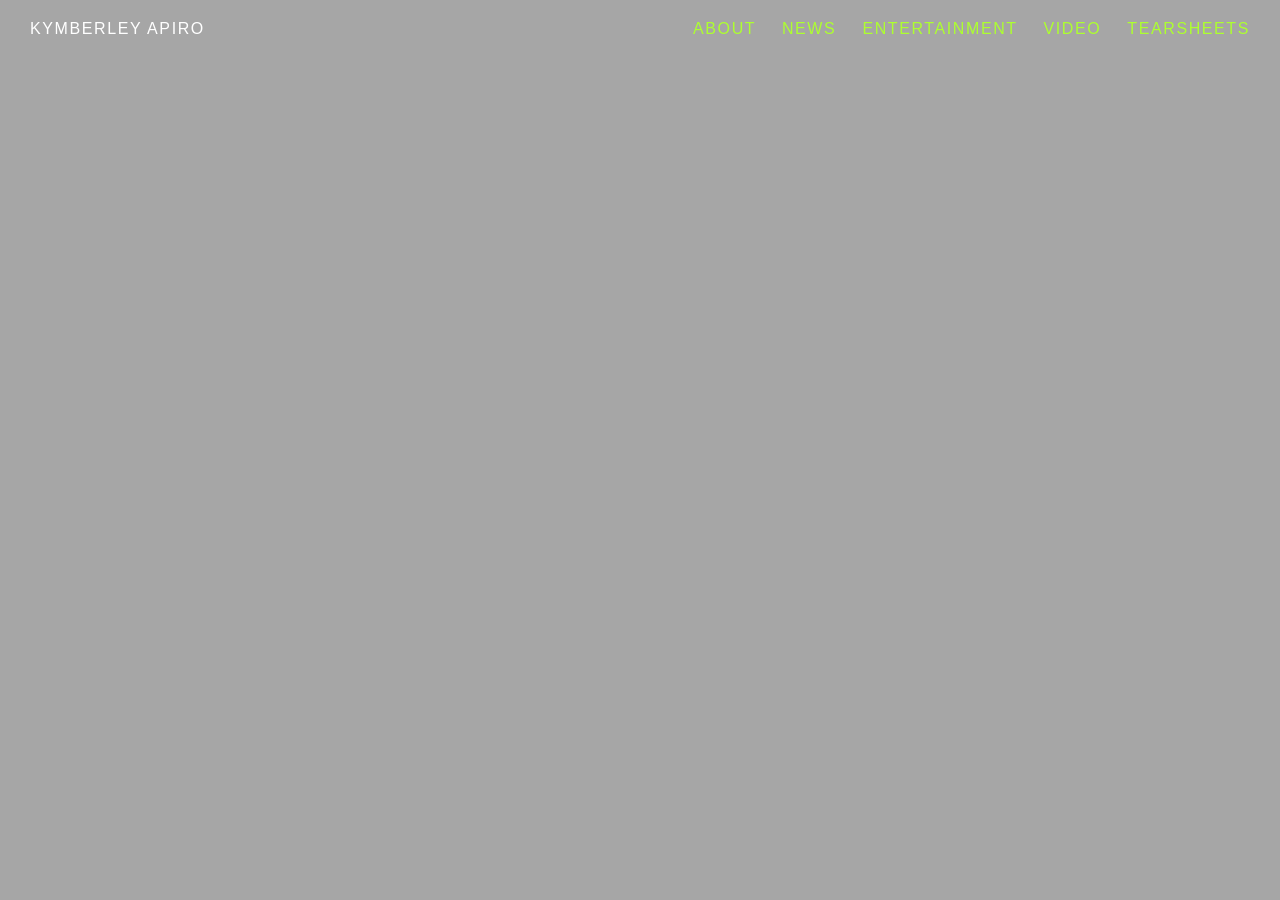
<file: index.html>
<!DOCTYPE html>
<html lang="en">

<head>
  <title>Kymberley Apiro</title>
  <meta charset="utf-8">
  <meta name="viewport" content="width=device-width, initial-scale=1.0">
  <link rel="stylesheet" href="portfoliostyle.css">
</head>

<body class="home">

   <header>
    <div class="top-bar">
      <div class="title">
        <a href="index.html">Kymberley Apiro</a>
      </div>
      <div class="navigation">
        <ul>
          <li>
           <a href="about.html">About</a> 
           <a href="news.html">News</a>
           <a href="ent.html">Entertainment</a>
           <a href="video.html">Video</a>
           <a href="tearsheets.html">Tearsheets</a>
          </li>
        </ul>
      </div>
    </div>
  </header>

  <div class="showreel-background">
  <video autoplay muted loop playsinline preload="metadata">
    <source src="https://pub-cf5b7fa4dbdc46c4972a7a606387eab3.r2.dev/showreelmedium.mp4" type="video/mp4">
  </video>
</div>

</body>
</html>
</file>
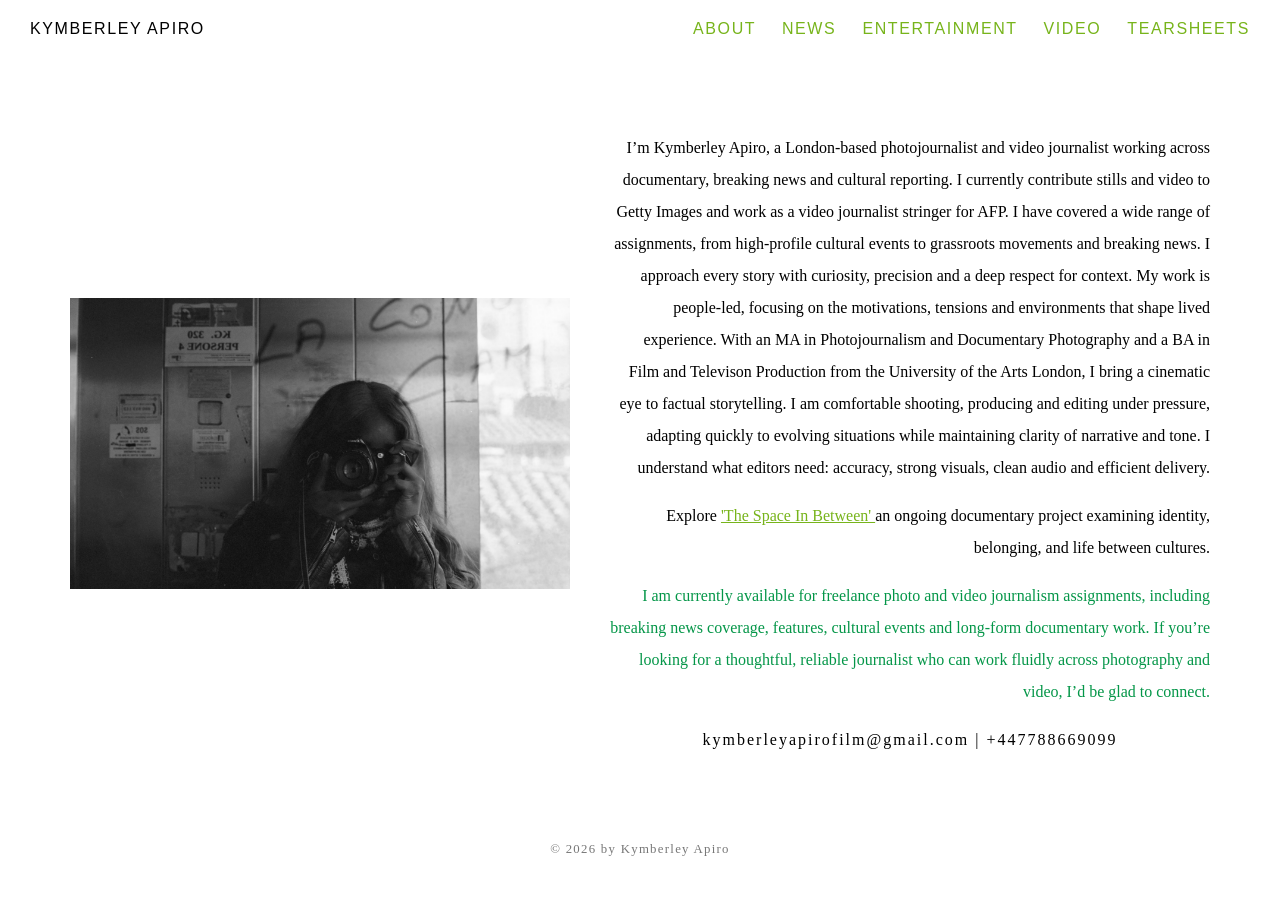
<file: about/index.html>
<!DOCTYPE html>
<html lang="en">

<head>
  <title>About</title>
  <meta charset="utf-8">
  <meta name="viewport" content="width=device-width, initial-scale=1.0">
  <link rel="stylesheet" href="/portfoliostyle.css">
</head>

<body>

  <header>
    <div class="top-bar">
      <div class="title">
        <a href="/">Kymberley Apiro</a>
      </div>
      <div class="navigation">
        <ul>
          <li>
            <a href="/about/">About</a>
            <a href="/news/">News</a>
            <a href="/ent/">Entertainment</a>
            <a href="/video/">Video</a>
            <a href="/tearsheets/">Tearsheets</a>
          </li>
        </ul>
      </div>
    </div>
  </header>

  <div class="bio-container">
    <img class="icon" src="/IMAGES/NEWS/Kym Portrait.jpg" alt="Kymberley Apiro">

    <div class="bio-text">
      <p class="bio">
        I’m Kymberley Apiro, a London-based photojournalist and video journalist working across documentary, breaking news and cultural reporting. I currently contribute stills and video to Getty Images and work as a video journalist stringer for AFP. 
        I have covered a wide range of assignments, from high-profile cultural events to grassroots movements and breaking news. I approach every story with curiosity, precision and a deep respect for context. My work is people-led, focusing on the motivations, tensions and environments that shape lived experience.
        With an MA in Photojournalism and Documentary Photography and a BA in Film and Televison Production from the University of the Arts London, I bring a cinematic eye to factual storytelling. I am comfortable shooting, producing and editing under pressure, adapting quickly to evolving situations while maintaining clarity of narrative and tone. I understand what editors need: accuracy, strong visuals, clean audio and efficient delivery.
      </p>
      <p class="bio"> Explore <a href="/The Space In Between.html"> 'The Space In Between' </a> an ongoing documentary project examining identity, belonging, and life between cultures.</p>
      <p class="availability">
        I am currently available for freelance photo and video journalism assignments, including breaking news coverage, features, cultural events and long-form documentary work. If you’re looking for a thoughtful, reliable journalist who can work fluidly across photography and video, I’d be glad to connect.
      </p>
      <p class="contact">
        kymberleyapirofilm@gmail.com | +447788669099
      </p>
    </div>
  </div>

    <footer class="site-footer">
      <p>© 2026 by Kymberley Apiro</p>
    </footer>

</body>
</html>
</file>
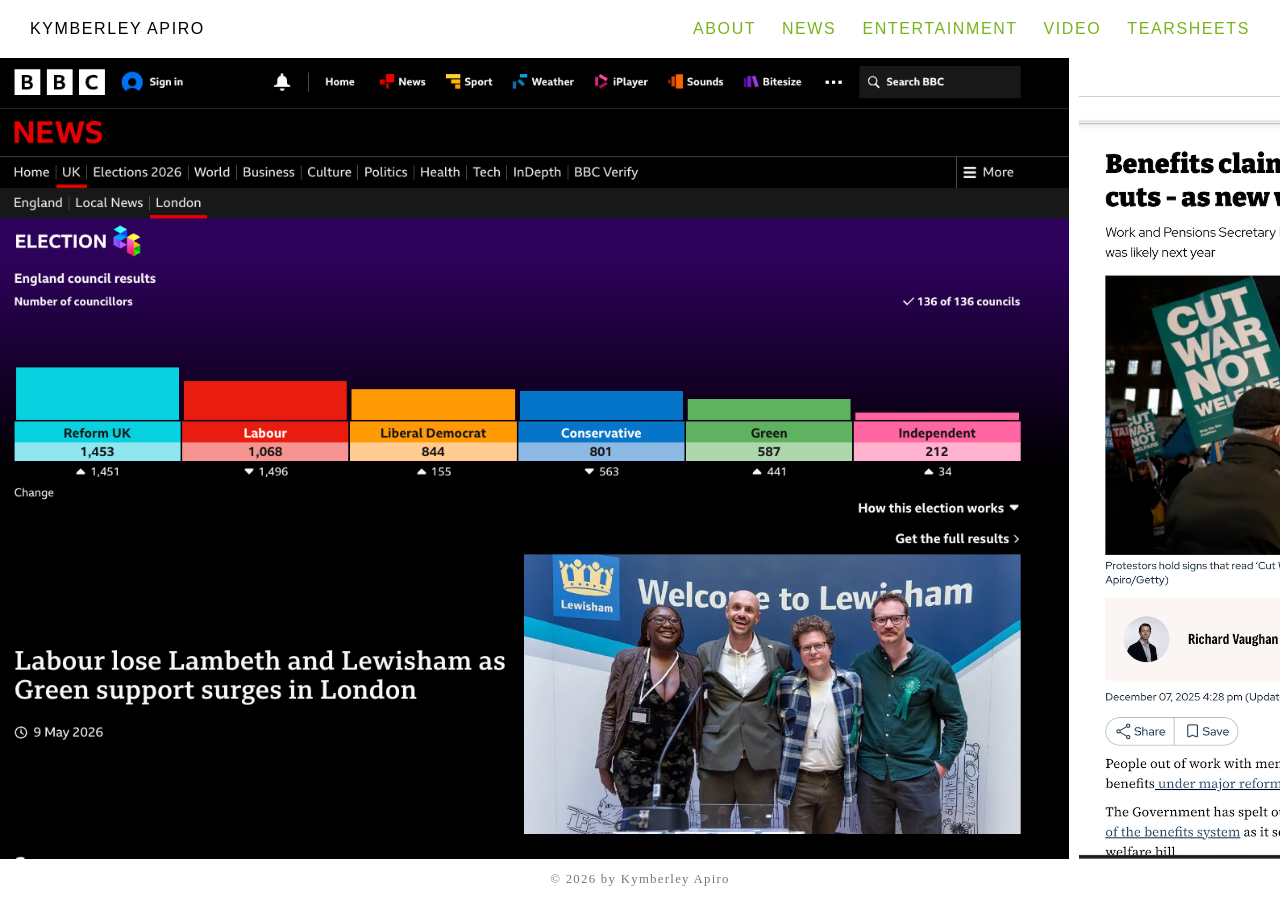
<file: tearsheets/index.html>
<!DOCTYPE html>
<html lang="en">

<head>
  <title>Tearsheets</title>
  <meta charset="utf-8">
  <meta name="viewport" content="width=device-width, initial-scale=1.0">
  <link rel="stylesheet" href="/portfoliostyle.css">
</head>

<body>

   <header>
    <div class="top-bar">
      <div class="title">
        <a href="/">Kymberley Apiro</a>
      </div>
      <div class="navigation">
        <ul>
          <li>
           <a href="/about/">About</a>
           <a href="/news/">News</a>
           <a href="/ent/">Entertainment</a>
           <a href="/video/">Video</a>
           <a href="/tearsheets/">Tearsheets</a>
          </li>
        </ul>
      </div>
    </div>
  </header>

  <div class="scroll-gallery">
    <img src="/IMAGES/TEAR/Screenshot 2026-05-09 at 21.25.23.png">
    <img src="/IMAGES/TEAR/Screenshot 2026-01-08 at 10.51.53.png">
    <img src="/IMAGES/TEAR/Screenshot 2026-03-03 at 00.41.25.png">
    <img src="/IMAGES/TEAR/Screenshot 2026-01-14 at 15.45.13.png">
    <img src="/IMAGES/TEAR/Screenshot 2026-05-07 at 14.03.28.png">
    <img src="/IMAGES/TEAR/Screenshot 2026-05-07 at 14.00.47.png">
    <img src="/IMAGES/TEAR/Screenshot 2026-01-08 at 10.56.51.png">
    <img src="/IMAGES/TEAR/Screenshot 2026-02-09 at 16.32.04.png">
    <img src="/IMAGES/TEAR/Screenshot 2026-01-14 at 13.30.29.png">
    <img src="/IMAGES/TEAR/Screenshot 2026-06-06 at 12.46.49.png">
  </div>

    <footer class="site-footer">
      <p>© 2026 by Kymberley Apiro</p>
    </footer>

</body>
</html>
</file>
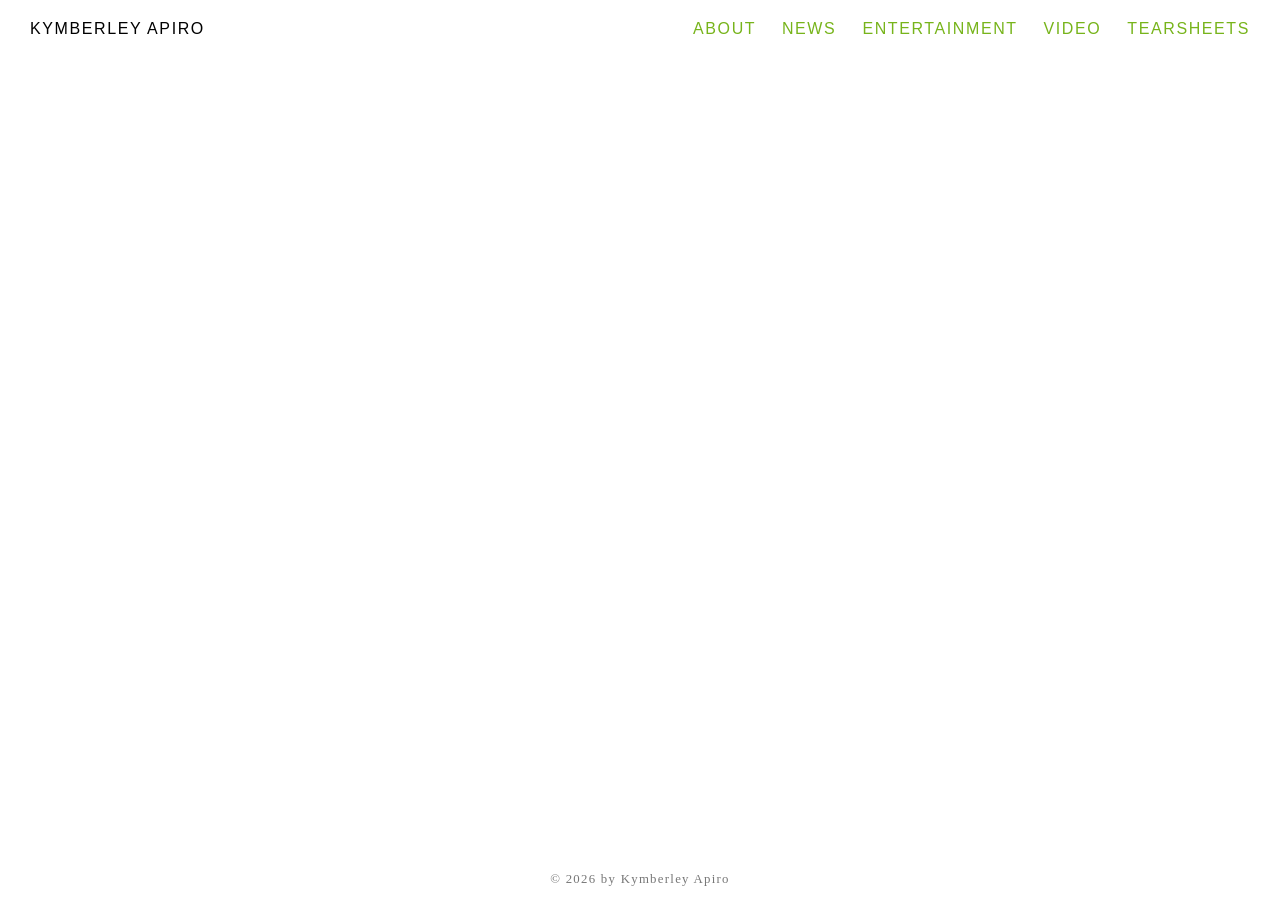
<file: video/index.html>
<!DOCTYPE html>
<html lang="en">

<head>
  <title>Video</title>
  <meta charset="utf-8">
  <meta name="viewport" content="width=device-width, initial-scale=1.0">
  <link rel="stylesheet" href="/portfoliostyle.css">
</head>

<body>

   <header>
    <div class="top-bar">
      <div class="title">
        <a href="/">Kymberley Apiro</a>
      </div>
      <div class="navigation">
        <ul>
          <li>
           <a href="/about/">About</a>
           <a href="/news/">News</a>
           <a href="/ent/">Entertainment</a>
           <a href="/video/">Video</a>
           <a href="/tearsheets/">Tearsheets</a>
          </li>
        </ul>
      </div>
    </div>
  </header>

  <div class="scroll-gallery">

    <iframe
      src="https://www.youtube.com/embed/14m6j_YltBE"
      frameborder="0"
      allow="accelerometer; autoplay; clipboard-write; encrypted-media; gyroscope; picture-in-picture"
      allowfullscreen>
    </iframe>

    <iframe
      src="https://www.youtube.com/embed/VHIJeLOrq24"
      frameborder="0"
      allow="accelerometer; autoplay; clipboard-write; encrypted-media; gyroscope; picture-in-picture"
      allowfullscreen>
    </iframe>

    <iframe
      src="https://www.youtube.com/embed/uqbcTiWKeiI"
      frameborder="0"
      allow="accelerometer; autoplay; clipboard-write; encrypted-media; gyroscope; picture-in-picture"
      allowfullscreen>
    </iframe>
  </div>

    <footer class="site-footer">
      <p>© 2026 by Kymberley Apiro</p>
    </footer>

</body>
</html>
</file>
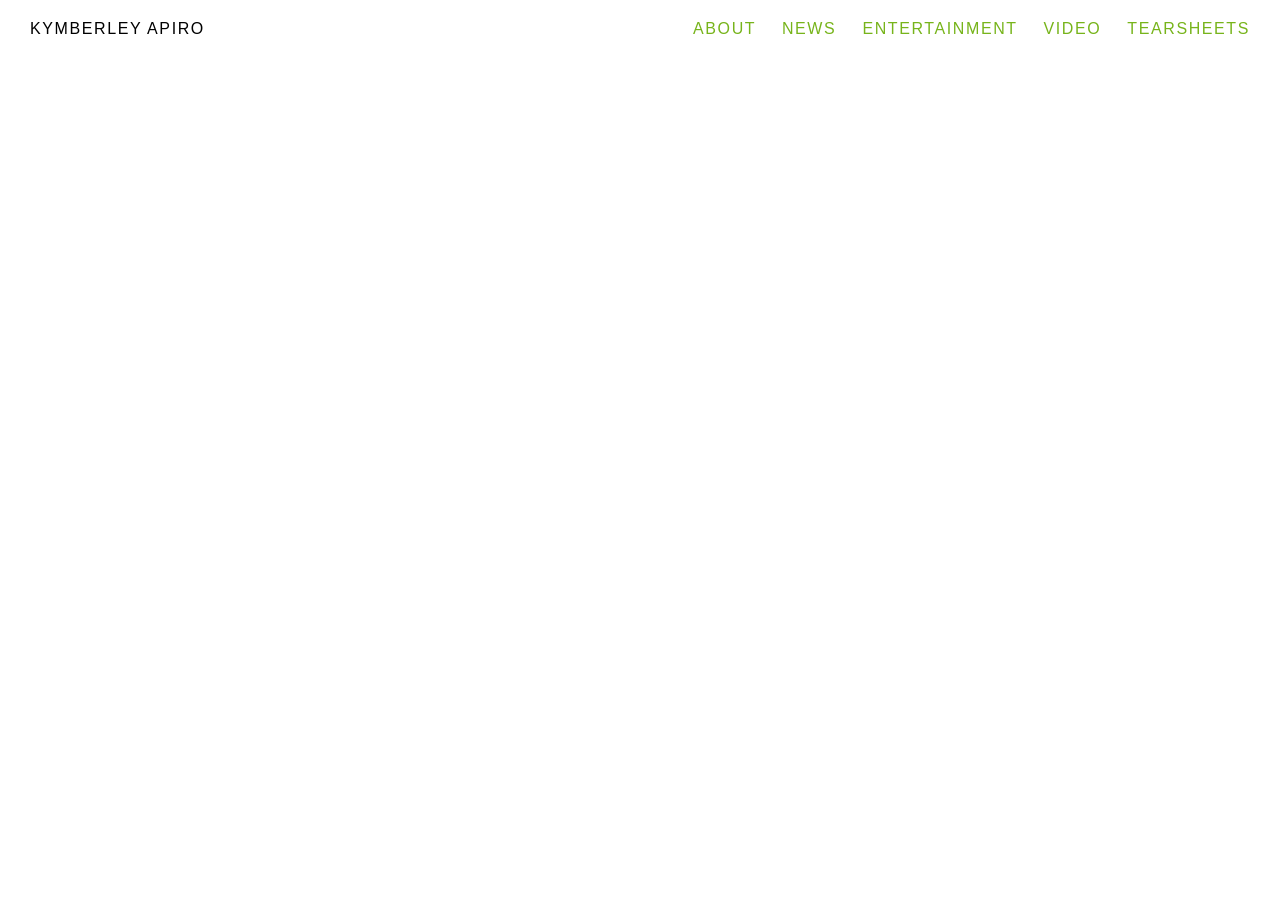
<file: about.html>
<!DOCTYPE html>
<html lang="en">

<head>
  <title>About</title>
  <meta charset="utf-8">
  <meta name="viewport" content="width=device-width, initial-scale=1.0">
  <link rel="stylesheet" href="portfoliostyle.css">
</head>

<body>

   <header>
    <div class="top-bar">
      <div class="title">
        <a href="index.html">Kymberley Apiro</a>
      </div>
      <div class="navigation">
        <ul>
          <li>
           <a href="about.html">About</a> 
           <a href="news.html">News</a>
           <a href="ent.html">Entertainment</a>
           <a href="video.html">Video</a>
           <a href="tearsheets.html">Tearsheets</a>
          </li>
        </ul>
      </div>
    </div>
  </header>

  </div>

</body>
</html>
</file>
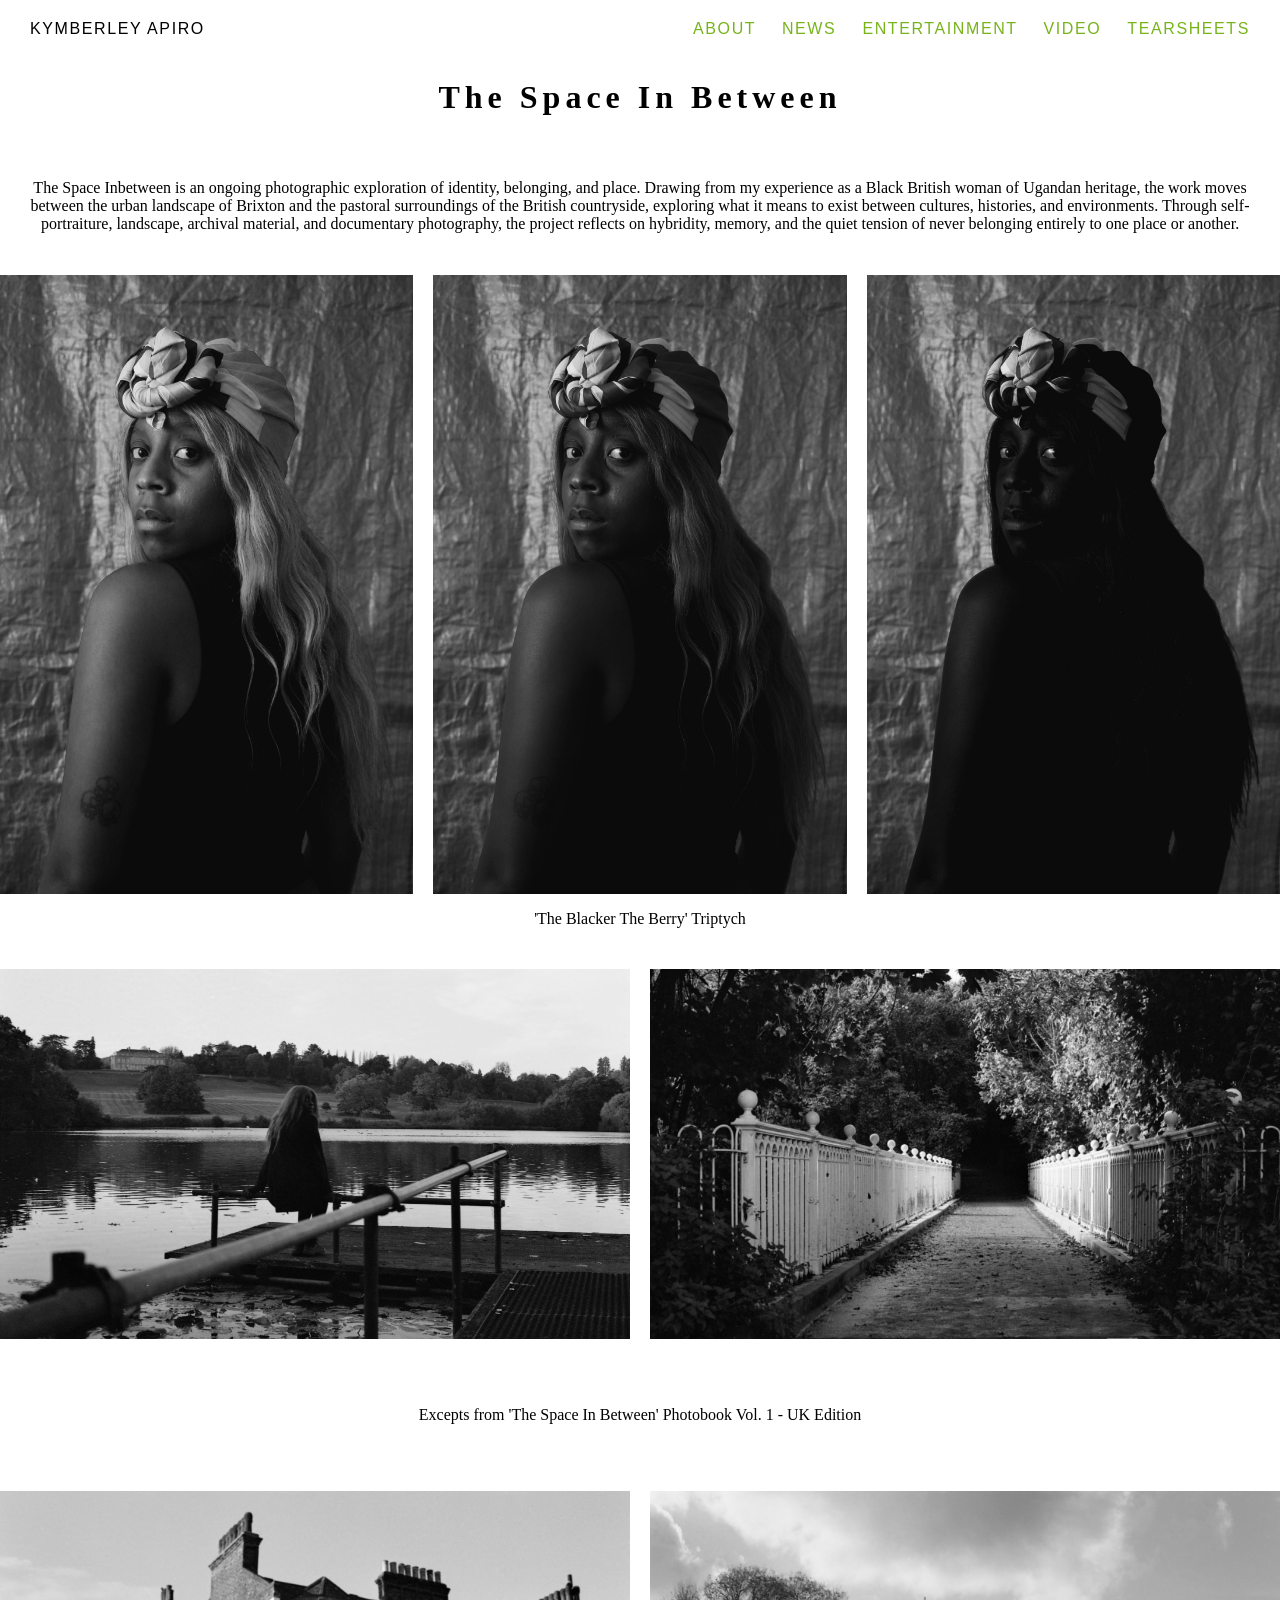
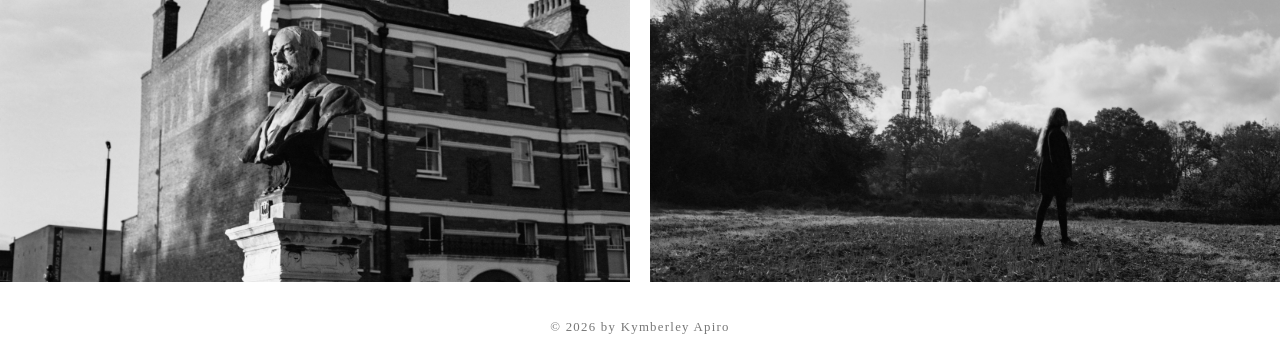
<file: The Space In Between.html>
<!DOCTYPE html>
<html lang="en">

<head>
  <title>The Space In Between</title>
  <meta charset="utf-8">
  <meta name="viewport" content="width=device-width, initial-scale=1.0">
  <link rel="stylesheet" href="/portfoliostyle.css">
</head>

<body>

  <header>
    <div class="top-bar">
      <div class="title">
        <a href="/">Kymberley Apiro</a>
      </div>
      <div class="navigation">
        <ul>
          <li>
            <a href="/about/">About</a>
            <a href="/news/">News</a>
            <a href="/ent/">Entertainment</a>
            <a href="/video/">Video</a>
            <a href="/tearsheets/">Tearsheets</a>
          </li>
        </ul>
      </div>
    </div>
  </header>

  <h1 class="space">The Space In Between</h1>

  <div class="projtext">
    <p>The Space Inbetween is an ongoing photographic exploration of identity, belonging, and place. Drawing from my experience as a Black British woman of Ugandan heritage, the work moves between the urban landscape of Brixton and the pastoral surroundings of the British countryside, exploring what it means to exist between cultures, histories, and environments. 
        Through self-portraiture, landscape, archival material, and documentary photography, the project reflects on hybridity, memory, and the quiet tension of never belonging entirely to one place or another.</p>
  </div>

<div class="heroimage">
    <img src="/IMAGES/PROJECTS/B-W-PORTRAIT01.jpg">
    <img src="/IMAGES/PROJECTS/B-W-PORTRAIT.jpg">
    <img src="/IMAGES/PROJECTS/B-W-PORTRAIT02.jpg">
</div>

<p class="caption"> 'The Blacker The Berry' Triptych </p>

<div class="mainimage">
  <img src="/IMAGES/PROJECTS/GATTON 01 copy.jpg">
  <img src="/IMAGES/PROJECTS/GATTON PARK - Kymberley_Apiro.jpg">
</div>

  <div class="projtext">
    <p> Excepts from 'The Space In Between' Photobook Vol. 1 - UK Edition 
  </div>

<div class="mainimage">
  <img src="/IMAGES/PROJECTS/BRIXTON-BW07 copy.jpg">
  <img src="/IMAGES/PROJECTS/B:W20241023_30 copy.jpg">
</div>

 <footer class="site-footer">
      <p>© 2026 by Kymberley Apiro</p>
    </footer>

</body>
</html>
</file>
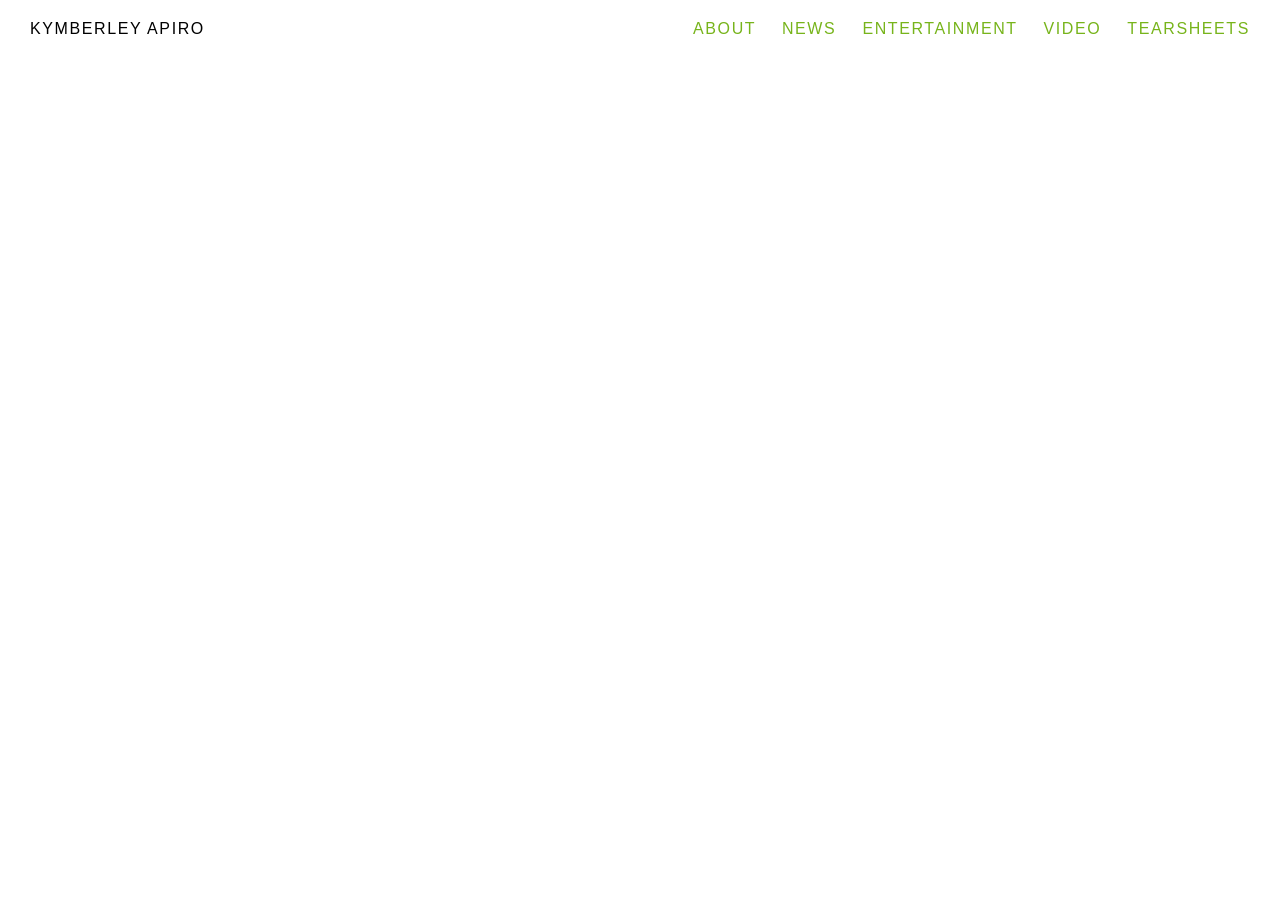
<file: video.html>
<!DOCTYPE html>
<html lang="en">

<head>
  <title>Video</title>
  <meta charset="utf-8">
  <meta name="viewport" content="width=device-width, initial-scale=1.0">
  <link rel="stylesheet" href="portfoliostyle.css">
</head>

<body>

   <header>
    <div class="top-bar">
      <div class="title">
        <a href="index.html">Kymberley Apiro</a>
      </div>
      <div class="navigation">
        <ul>
          <li>
           <a href="about.html">about</a> 
           <a href="news.html">News</a>
           <a href="ent.html">Entertainment</a>
           <a href="video.html">Video</a>
           <a href="tearsheets.html">Tearsheets</a>
          </li>
        </ul>
      </div>
    </div>
  </header>

  <div class="scroll-gallery">
    <iframe
      src="https://www.youtube.com/embed/14m6j_YltBE"
      frameborder="0"
      allow="accelerometer; autoplay; clipboard-write; encrypted-media; gyroscope; picture-in-picture"
      allowfullscreen>
    </iframe>

    <iframe
      src="https://www.youtube.com/embed/VHIJeLOrq24"
      frameborder="0"
      allow="accelerometer; autoplay; clipboard-write; encrypted-media; gyroscope; picture-in-picture"
      allowfullscreen>
    </iframe>

    <iframe
      src="https://www.youtube.com/embed/uqbcTiWKeiI"
      frameborder="0"
      allow="accelerometer; autoplay; clipboard-write; encrypted-media; gyroscope; picture-in-picture"
      allowfullscreen>
    </iframe>
  </div>

</body>
</html>
</file>
<file: portfoliostyle.css>
body {
  font-family: "Libre Baskerville", serif;
  margin: 0;
  min-height: 100vh;
  display: flex;
  flex-direction: column;
  overflow-x: hidden;
  overflow-y: auto;
}
/*------------------- PROJECT PAGE ----------------------*/

.heroimage {
  display: flex;
  gap: 20px;

}

.heroimage img {
  flex: 1;
  width: 0;
  height: auto;
}

.projtext {
  text-align: center;
  padding: 2%;
}

.mainimage {
  display: flex;
  gap: 20px;
  padding-top: 2%;
  padding-bottom: 2%;
}

.mainimage img {
  flex: 1;
  width: 0;
  height: auto;
}

.caption {
  text-align: center;
}
/* -------------------- TYPOGRAPHY -------------------- */

.title {
    color: black;
}

.title a {
  color: inherit;
  text-decoration: none;
}

.home .title {
    color: white;
}

.home .navigation a {
    color: greenyellow;
}

a {
    color: rgb(119, 180, 27);
}

.space {
  text-align: center;
  letter-spacing: 5px;
}
/* -------------------- NAVIGATION -------------------- */

.navigation ul {
  list-style: none;
  margin: 0;
  padding: 0;
}

.navigation li {
  list-style: none;
}

.navigation a {
    margin-left: 20px;
    text-decoration: none;
}

.top-bar {
  position: relative;
  z-index: 10;
  display: flex;
  justify-content: space-between;
  align-items: center;
  padding: 20px 30px;
  font-family: "Inter", sans-serif;
  text-transform: uppercase;
  font-weight: 500;
  letter-spacing: 0.1em;
  background: transparent;
  flex-shrink: 0; /* prevents shrinking */
}

/* -------------------- SCROLL GALLERY -------------------- */

body {
    font-family: "Libre Baskerville", serif;
    margin: 0;
    height: 100vh;

    display: flex;
    flex-direction: column;
}

header {
    flex-shrink: 0;
}

.scroll-gallery {
    display: flex;
    flex: 1;
    min-height: 0;

    overflow-x: auto;
    overflow-y: hidden;

    gap: 10px;
}

.scroll-gallery img {
    height: 100%;
    width: auto;
    flex-shrink: 0;
    object-fit: contain;
}

.site-footer {
    flex-shrink: 0;
}

/* -------------------- VIDEO BACKGROUND -------------------- */

.home .showreel-background {
  position: fixed;
  inset: 0;
  z-index: -1;
  overflow: hidden;
}

.home .showreel-background video {
  width: 100%;
  height: 100%;
  object-fit: cover;
}

.home .showreel-background::after {
  content: "";
  position: absolute;
  inset: 0;
  background: rgba(0, 0, 0, 0.35);
}

/* -------------------- BIO SECTION -------------------- */

.bio-container {
  display: flex;
  align-items: center;
  justify-content: center;
  padding: 4.5%;
  gap: 40px;
}

.bio {
  line-height: 2;
  max-width: 600px;
  text-align: right;
}

.icon {
  width: 100%;
  max-width: 500px;
  height: auto;
}

.availability {
  line-height: 2;
  max-width: 600px;
  text-align: right;
  color: rgb(4, 150, 72);
}

.contact {
  line-height: 2;
  max-width: 600px;
  letter-spacing: 2px;
  text-align: center;
}

/* -------------------- FOOTER -------------------- */

.site-footer {
  text-align: center;
  font-size: 0.8rem;
  letter-spacing: 0.1em;
  color: #777;
}

/* ========================================================= */
/* ===================== RESPONSIVE ========================= */
/* ========================================================= */

@media (max-width: 768px) {

  /* allow scrolling again on mobile */
  body {
    height: auto;
    overflow: auto;
  }

  /* NAVIGATION */
  .top-bar {
    flex-direction: column;
    align-items: flex-start;
    gap: 10px;
    padding: 15px 20px;
  }

  .navigation a {
    margin-left: 0;
    margin-right: 15px;
  }

  /* BIO SECTION */
  .bio-container {
    flex-direction: column;
    text-align: center;
    gap: 20px;
    padding: 20px;
  }

  .bio,
  .availability {
    text-align: center;
    max-width: 100%;
  }

  /* GALLERY */
  .scroll-gallery {
    height: auto;
  }

  .scroll-gallery img,
  .scroll-gallery iframe {
    height: auto;
    width: 90vw;
  }
}
</file>
